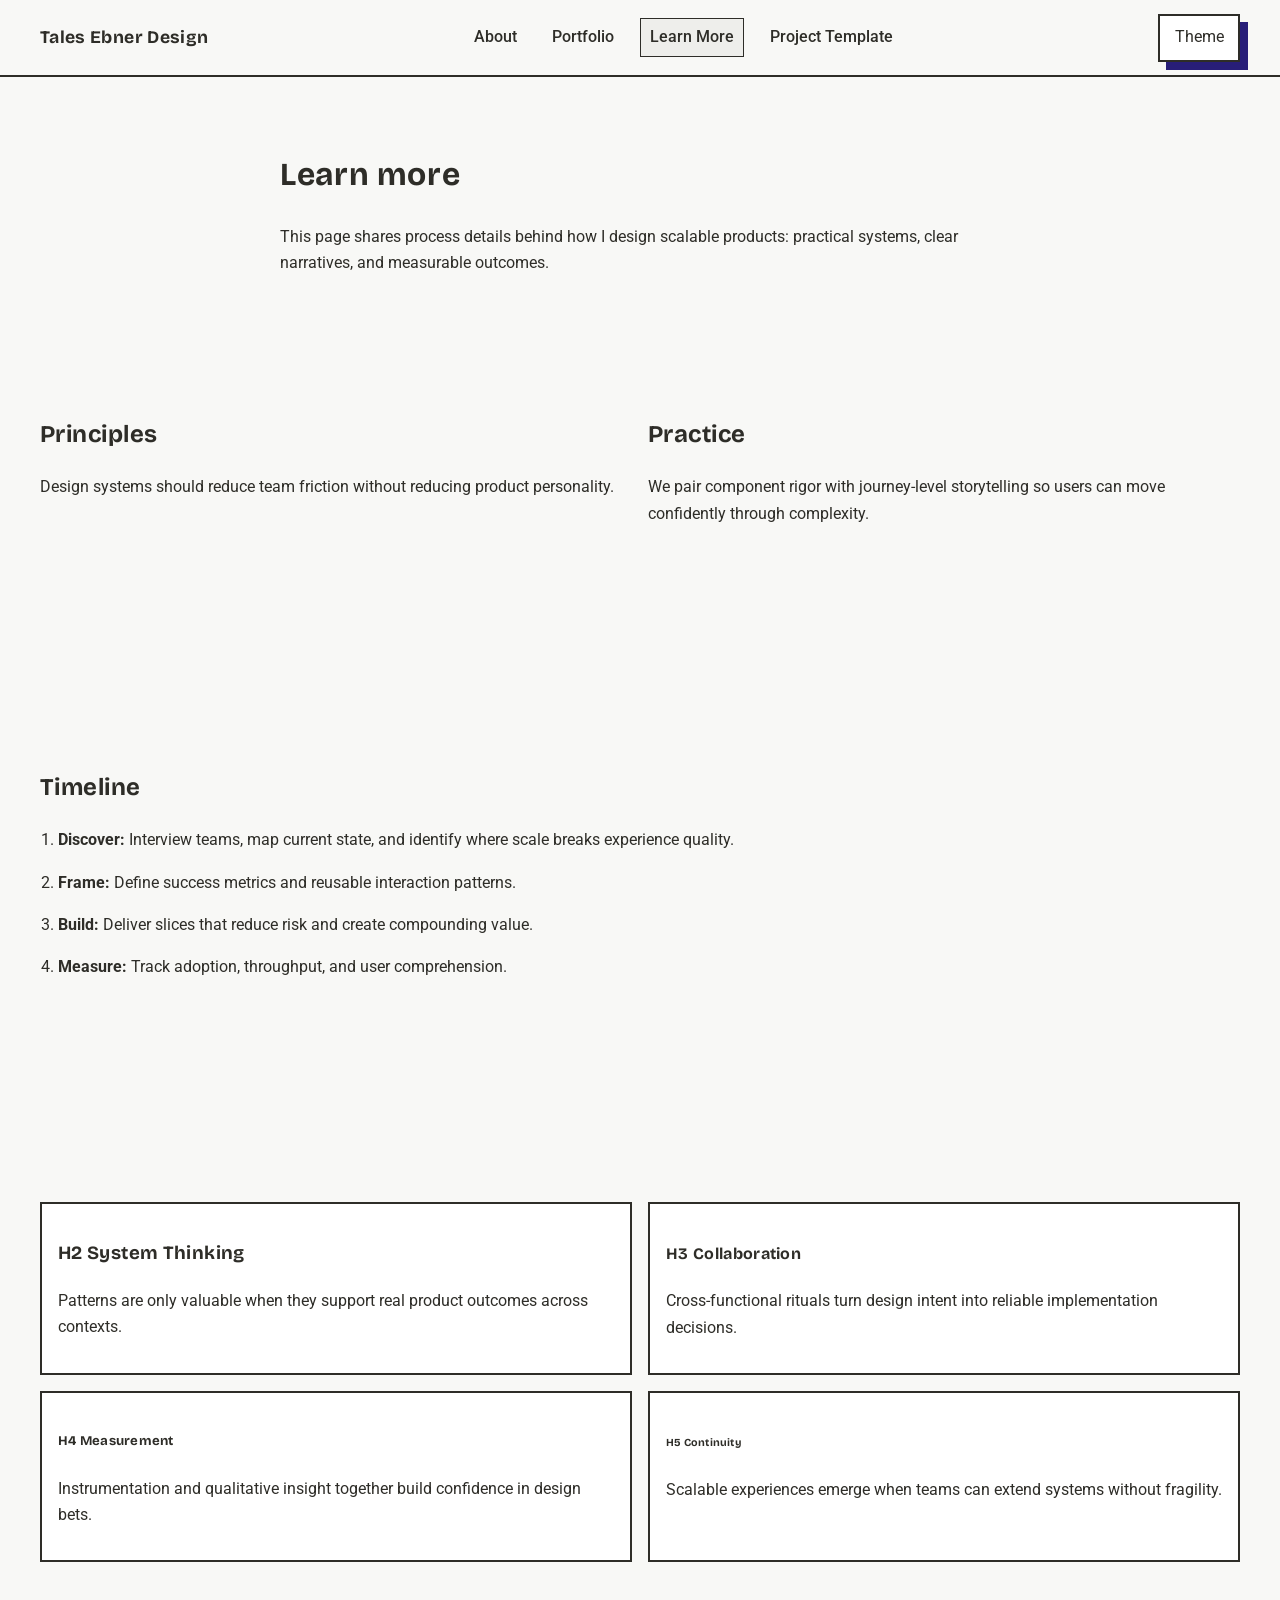
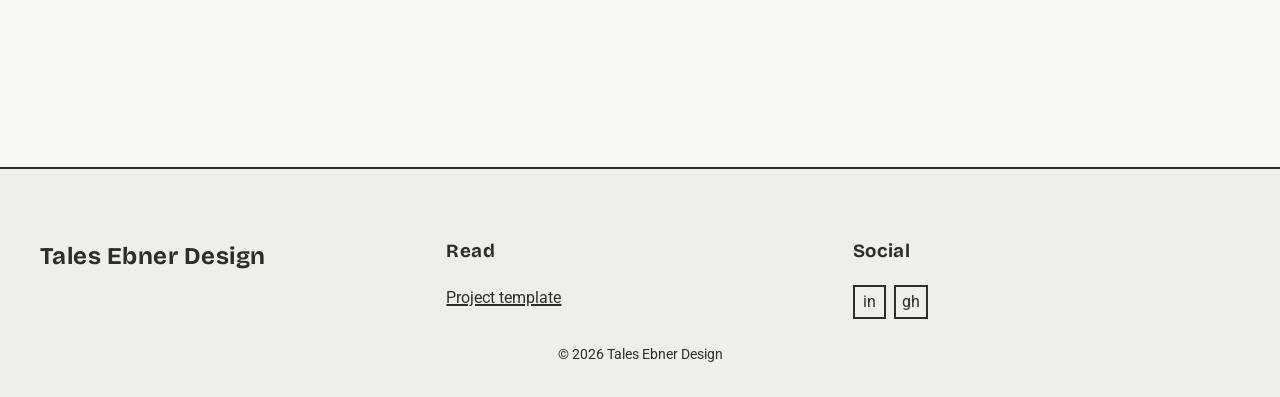
<file: learn-more.html>
<!doctype html>
<html lang="en">
<head>
	<meta charset="utf-8">
	<meta name="viewport" content="width=device-width, initial-scale=1">
	<title>Learn More | Tales Ebner Design</title>
	<meta name="description" content="Learn more about Tales Ebner's approach to platform systems, scalable experiences, and measurable impact.">
	<link rel="preconnect" href="https://fonts.googleapis.com">
	<link rel="preconnect" href="https://fonts.gstatic.com" crossorigin>
	<link href="https://fonts.googleapis.com/css2?family=Bricolage+Grotesque:wght@500;700;800&family=Roboto:wght@400;500;700&display=swap" rel="stylesheet">
	<link rel="stylesheet" href="styles.css">
	<script defer src="script.js"></script>
</head>
<body>
	<a class="skip-link" href="#main-content">Skip to main content</a>
	<header class="site-header" data-nav>
		<div class="container nav-wrap">
			<a class="brand" href="index.html">Tales Ebner Design</a>
			<button class="menu-toggle" type="button" aria-expanded="false" aria-controls="site-nav" aria-label="Open navigation menu" data-menu-toggle><span></span><span></span><span></span></button>
			<nav id="site-nav" class="site-nav" aria-label="Primary">
				<a href="index.html#about">About</a>
				<a href="portfolio.html">Portfolio</a>
				<a href="learn-more.html" aria-current="page">Learn More</a>
				<a href="project.html">Project Template</a>
			</nav>
			<button class="theme-toggle" type="button" aria-label="Toggle dark mode" data-theme-toggle>Theme</button>
		</div>
	</header>
	<main id="main-content" class="section top-space">
		<div class="container narrow reveal">
			<h1>Learn more</h1>
			<p>This page shares process details behind how I design scalable products: practical systems, clear narratives, and measurable outcomes.</p>
		</div>
		<section class="section">
			<div class="container alt-columns reveal">
				<div>
					<h2>Principles</h2>
					<p>Design systems should reduce team friction without reducing product personality.</p>
				</div>
				<div>
					<h2>Practice</h2>
					<p>We pair component rigor with journey-level storytelling so users can move confidently through complexity.</p>
				</div>
			</div>
		</section>
		<section class="section">
			<div class="container reveal">
				<h2>Timeline</h2>
				<ol class="timeline">
					<li><strong>Discover:</strong> Interview teams, map current state, and identify where scale breaks experience quality.</li>
					<li><strong>Frame:</strong> Define success metrics and reusable interaction patterns.</li>
					<li><strong>Build:</strong> Deliver slices that reduce risk and create compounding value.</li>
					<li><strong>Measure:</strong> Track adoption, throughput, and user comprehension.</li>
				</ol>
			</div>
		</section>
		<section class="section">
			<div class="container card-grid reveal">
				<article class="info-card"><h3>H2 System Thinking</h3><p>Patterns are only valuable when they support real product outcomes across contexts.</p></article>
				<article class="info-card"><h4>H3 Collaboration</h4><p>Cross-functional rituals turn design intent into reliable implementation decisions.</p></article>
				<article class="info-card"><h5>H4 Measurement</h5><p>Instrumentation and qualitative insight together build confidence in design bets.</p></article>
				<article class="info-card"><h6>H5 Continuity</h6><p>Scalable experiences emerge when teams can extend systems without fragility.</p></article>
			</div>
		</section>
	</main>
	<footer class="site-footer compact-footer">
		<div class="container footer-grid">
			<div><h2>Tales Ebner Design</h2></div>
			<div><h3>Read</h3><a href="project.html">Project template</a></div>
			<div><h3>Social</h3><ul class="social-list"><li><a aria-label="LinkedIn" href="https://www.linkedin.com" target="_blank" rel="noopener noreferrer">in</a></li><li><a aria-label="GitHub" href="https://github.com" target="_blank" rel="noopener noreferrer">gh</a></li></ul></div>
		</div>
		<p class="copyright">© <span data-year></span> Tales Ebner Design</p>
	</footer>
</body>
</html>
</file>
<file: styles.css>
/*
	Global design tokens and base settings.
	The default theme is light; dark mode overrides are applied via [data-theme="dark"].
*/
:root {
	--primary: #281e78;
	--accent: #ffd100;
	--background: #f8f8f6;
	--text: #2e2d28;
	--secondary: #eeeeeb;
	--surface: #ffffff;
	--border: #2e2d28;
	--shadow: 8px 8px 0 #281e78;
	--radius: 0;
	--max-width: 1200px;
	--narrow-width: 720px;
}

[data-theme="dark"] {
	--primary: #ffd100;
	--accent: #ffd100;
	--background: #281e78;
	--text: #f8f8f6;
	--secondary: #686558;
	--surface: #33269a;
	--border: #ffd100;
	--shadow: 8px 8px 0 #686558;
}

* {
	box-sizing: border-box;
}

html {
	scroll-behavior: smooth;
}

body {
	margin: 0;
	font-family: Roboto, Arial, sans-serif;
	font-size: 1rem;
	line-height: 1.65;
	background: var(--background);
	color: var(--text);
}

img {
	display: block;
	max-width: 100%;
	height: auto;
}

a {
	color: inherit;
	text-decoration-thickness: 2px;
}

a:focus-visible,
button:focus-visible,
input:focus-visible,
textarea:focus-visible {
	outline: 3px dashed var(--accent);
	outline-offset: 4px;
}

.skip-link {
	position: absolute;
	top: -100%;
	left: 1rem;
	padding: 0.75rem 1rem;
	background: var(--accent);
	color: #000;
	z-index: 1000;
}

.skip-link:focus {
	top: 0.5rem;
}

.container {
	width: min(100% - 2rem, var(--max-width));
	margin-inline: auto;
}

.narrow {
	max-width: var(--narrow-width);
}

.section {
	padding-block: clamp(4rem, 8vw, 8rem);
}

.top-space {
	padding-top: 8rem;
}

.site-header {
	position: fixed;
	top: 0;
	left: 0;
	right: 0;
	z-index: 100;
	border-bottom: 2px solid var(--border);
	background: color-mix(in oklab, var(--background) 85%, transparent);
	backdrop-filter: blur(8px);
}

.nav-wrap {
	display: flex;
	align-items: center;
	justify-content: space-between;
	gap: 1rem;
	padding-block: 0.85rem;
}

.brand,
h1,
h2,
h3,
h4,
h5,
h6 {
	font-family: "Bricolage Grotesque", "Trebuchet MS", sans-serif;
	letter-spacing: 0.02em;
}

.brand {
	text-decoration: none;
	font-size: 1.1rem;
	font-weight: 700;
}

.site-nav {
	display: flex;
	gap: 1rem;
	align-items: center;
}

.site-nav a {
	font-weight: 500;
	text-decoration: none;
	padding: 0.35rem 0.55rem;
	border: 1px solid transparent;
}

.site-nav a:hover,
.site-nav a[aria-current="page"] {
	border-color: var(--border);
	background: var(--secondary);
}

.menu-toggle,
.theme-toggle,
.button,
.lightbox-close {
	border: 2px solid var(--border);
	background: var(--surface);
	color: var(--text);
	font: inherit;
	cursor: pointer;
}

.theme-toggle,
.button {
	padding: 0.55rem 0.9rem;
	text-decoration: none;
	display: inline-block;
	box-shadow: var(--shadow);
	transition: transform 180ms ease;
}

.theme-toggle:hover,
.button:hover {
	transform: translate(-2px, -2px);
}

.menu-toggle {
	display: none;
	padding: 0.45rem;
	width: 2.9rem;
	height: 2.9rem;
}

.menu-toggle span {
	display: block;
	height: 2px;
	background: var(--text);
	margin-block: 0.35rem;
}

.hero {
	position: relative;
	min-height: 100svh;
	display: grid;
	place-items: center;
	overflow: clip;
}

#hero-canvas {
	position: absolute;
	inset: 0;
	width: 100%;
	height: 100%;
	background: linear-gradient(145deg, color-mix(in srgb, var(--primary) 26%, var(--background)), var(--background));
}

.hero-content {
	position: relative;
	text-align: center;
	z-index: 1;
	max-width: 800px;
}

.eyebrow {
	text-transform: uppercase;
	font-weight: 700;
	letter-spacing: 0.09em;
}

.hero h1 {
	font-size: clamp(2rem, 7vw, 4.5rem);
	margin-block: 0.3em;
}

.hero-copy {
	max-width: 65ch;
	margin-inline: auto;
}

.two-col {
	display: grid;
	grid-template-columns: 2fr 1fr;
	gap: 2.2rem;
	align-items: start;
}

.side-card {
	background: var(--secondary);
	padding: 1.2rem;
	border: 2px solid var(--border);
	position: relative;
	top: 1rem;
}

.masonry {
	columns: 300px;
	column-gap: 1rem;
}

.card {
	break-inside: avoid;
	margin-bottom: 1rem;
	padding: 0.75rem;
	border: 2px solid var(--border);
	background: var(--surface);
	box-shadow: var(--shadow);
	transition: transform 200ms ease;
}

.card:hover {
	transform: translateY(-4px);
}

.card a {
	text-decoration: none;
}

.center {
	text-align: center;
	margin-top: 1.2rem;
}

.contact-form {
	display: grid;
	gap: 1rem;
}

.contact-form input,
.contact-form textarea {
	width: 100%;
	border: 2px solid var(--border);
	padding: 0.75rem;
	background: var(--surface);
	color: var(--text);
}

.form-note {
	min-height: 1.5em;
	font-weight: 500;
}

.site-footer {
	border-top: 2px solid var(--border);
	padding: 3rem 1rem 1rem;
	background: var(--secondary);
}

.footer-grid {
	display: grid;
	grid-template-columns: repeat(4, minmax(0, 1fr));
	gap: 1.2rem;
}

.compact-footer .footer-grid {
	grid-template-columns: repeat(3, minmax(0, 1fr));
}

.site-footer ul {
	list-style: none;
	padding: 0;
	margin: 0;
}

.social-list {
	display: flex;
	gap: 0.5rem;
}

.social-list a {
	display: inline-flex;
	align-items: center;
	justify-content: center;
	width: 2.1rem;
	height: 2.1rem;
	border: 2px solid var(--border);
	text-decoration: none;
}

.copyright {
	text-align: center;
	font-size: 0.9rem;
	margin-top: 1.5rem;
}

.reveal {
	opacity: 0;
	transform: translateY(20px);
	transition: opacity 500ms ease, transform 500ms ease;
}

.reveal.visible {
	opacity: 1;
	transform: translateY(0);
}

.parallax-zone {
	position: relative;
}

.parallax-zone .card {
	transform: translateY(calc(var(--parallax, 0) * 1px));
}

.lightbox {
	position: fixed;
	inset: 0;
	background: rgb(0 0 0 / 80%);
	display: grid;
	place-items: center;
	padding: 1rem;
	z-index: 500;
}

.lightbox img {
	max-height: 75svh;
	max-width: min(95vw, 1100px);
	border: 3px solid var(--accent);
}

.lightbox-close {
	position: absolute;
	top: 1rem;
	right: 1rem;
	font-size: 2rem;
	line-height: 1;
	padding: 0.2rem 0.7rem;
}

.narrative {
	max-width: var(--narrow-width);
}

.split-media {
	display: grid;
	grid-template-columns: 1fr 1fr;
	gap: 1rem;
	margin-block: 1.5rem;
}

.alt-columns {
	display: grid;
	grid-template-columns: 1fr 1fr;
	gap: 1rem;
}

.timeline {
	padding-left: 1.1rem;
	display: grid;
	gap: 1rem;
}

.card-grid {
	display: grid;
	grid-template-columns: repeat(2, minmax(0, 1fr));
	gap: 1rem;
}

.info-card {
	border: 2px solid var(--border);
	padding: 1rem;
	background: var(--surface);
}

@media (max-width: 900px) {
	.two-col,
	.footer-grid,
	.compact-footer .footer-grid,
	.alt-columns,
	.card-grid,
	.split-media {
		grid-template-columns: 1fr;
	}

	.menu-toggle {
		display: inline-block;
	}

	.site-nav {
		position: absolute;
		top: 100%;
		right: 0;
		left: 0;
		display: none;
		flex-direction: column;
		align-items: stretch;
		padding: 1rem;
		background: var(--background);
		border-bottom: 2px solid var(--border);
	}

	.site-nav.is-open {
		display: flex;
	}
}
</file>
